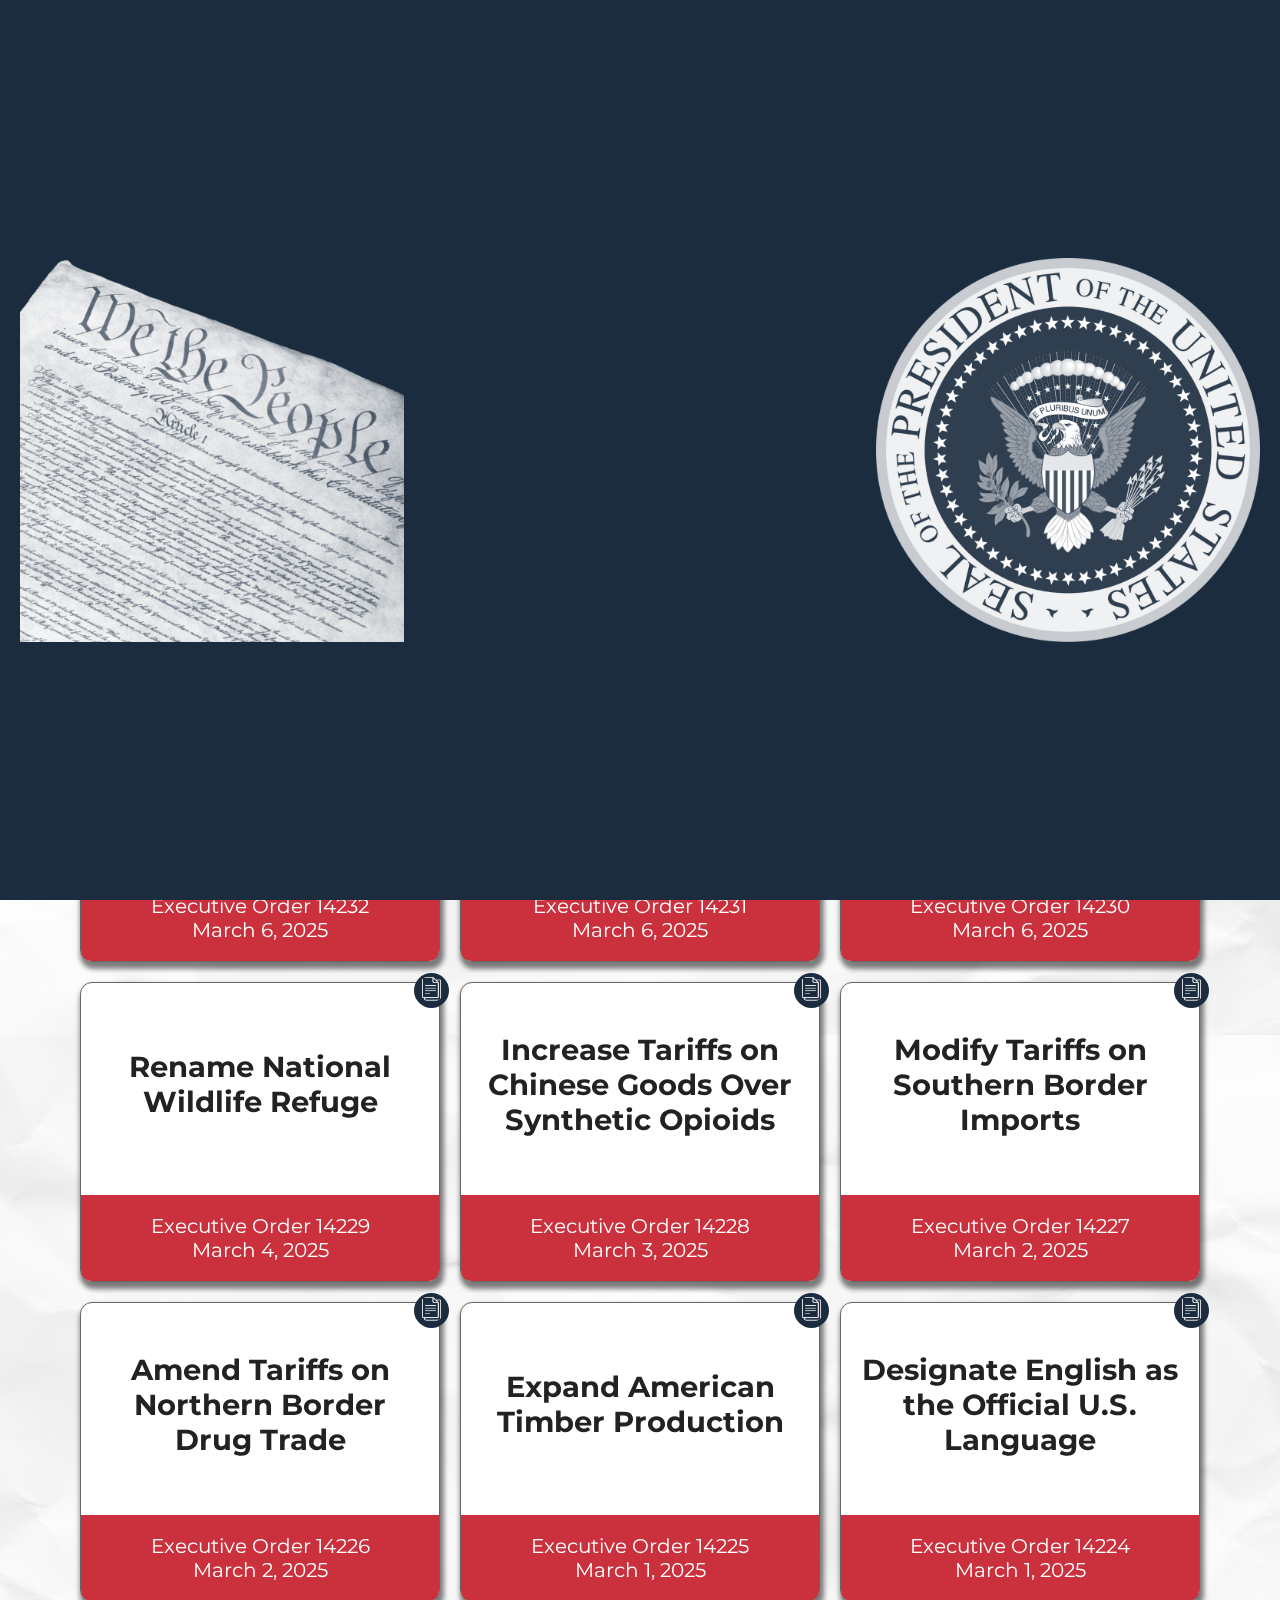
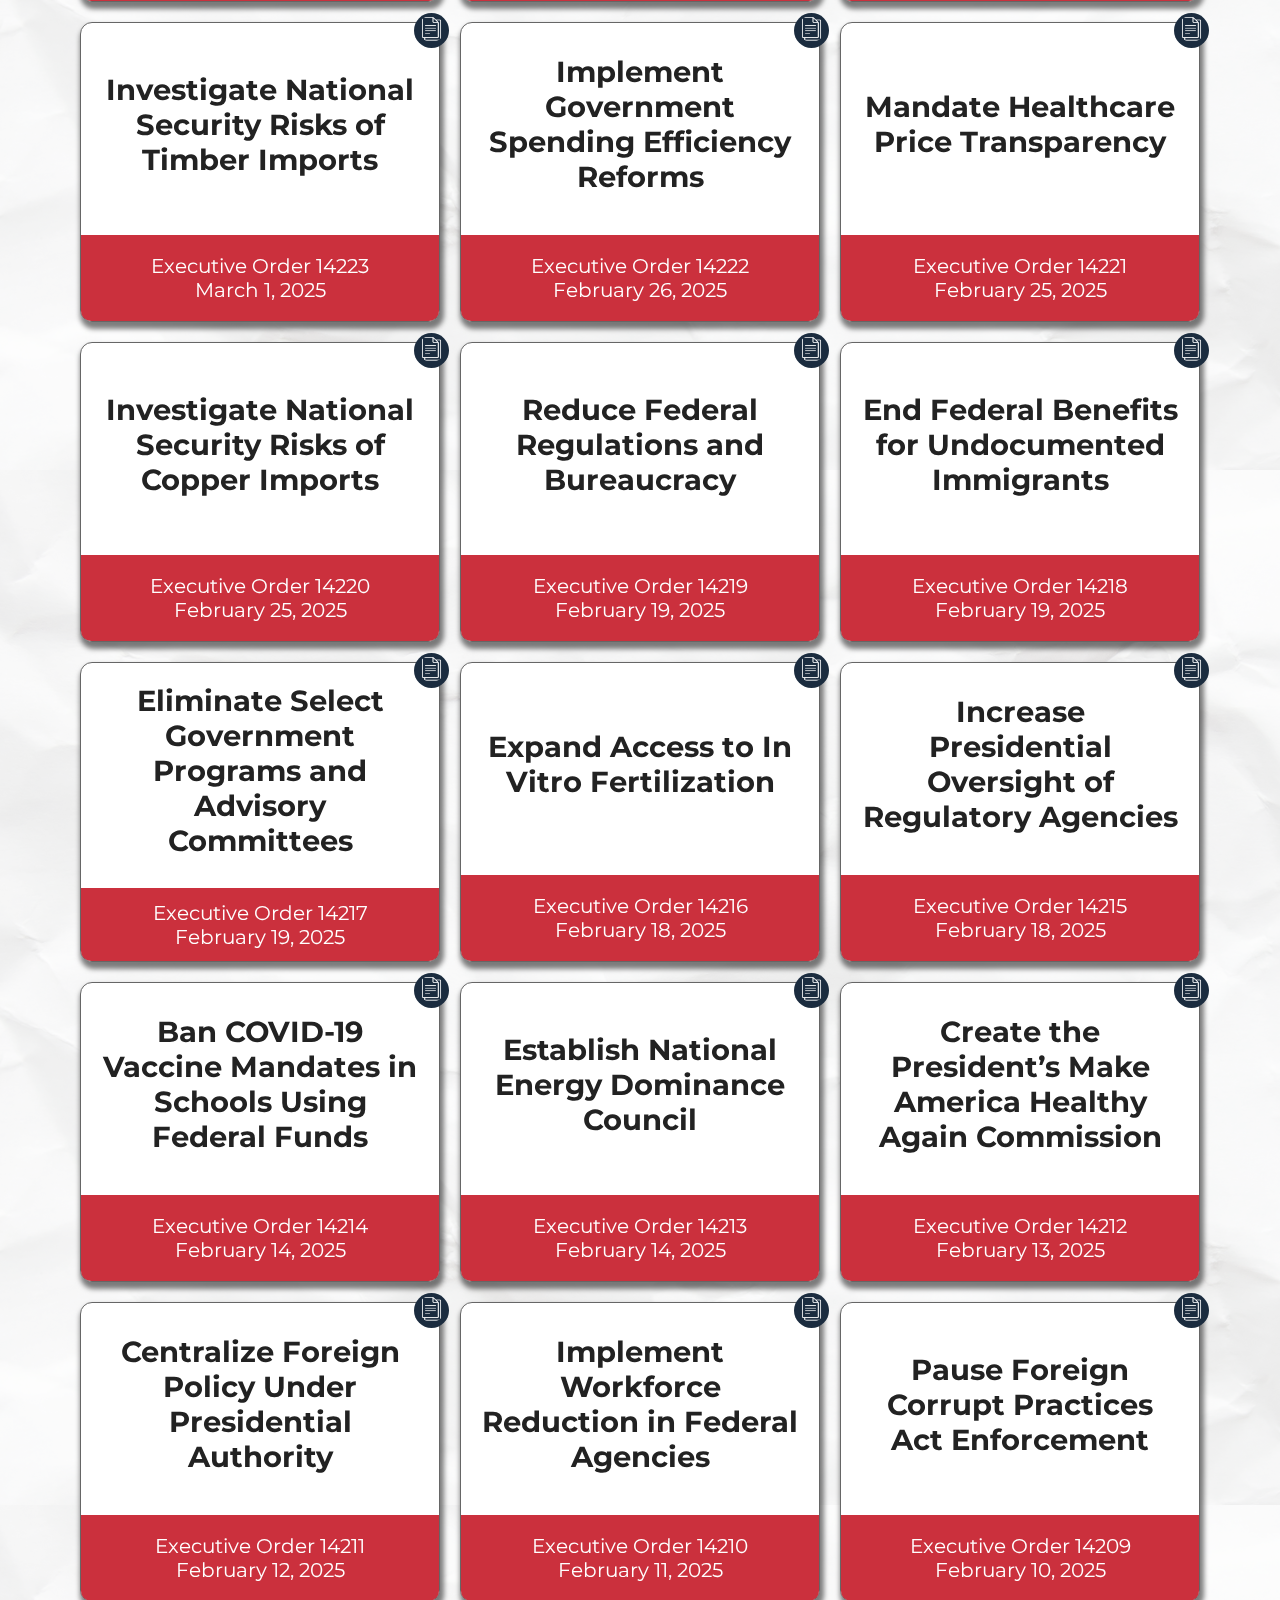
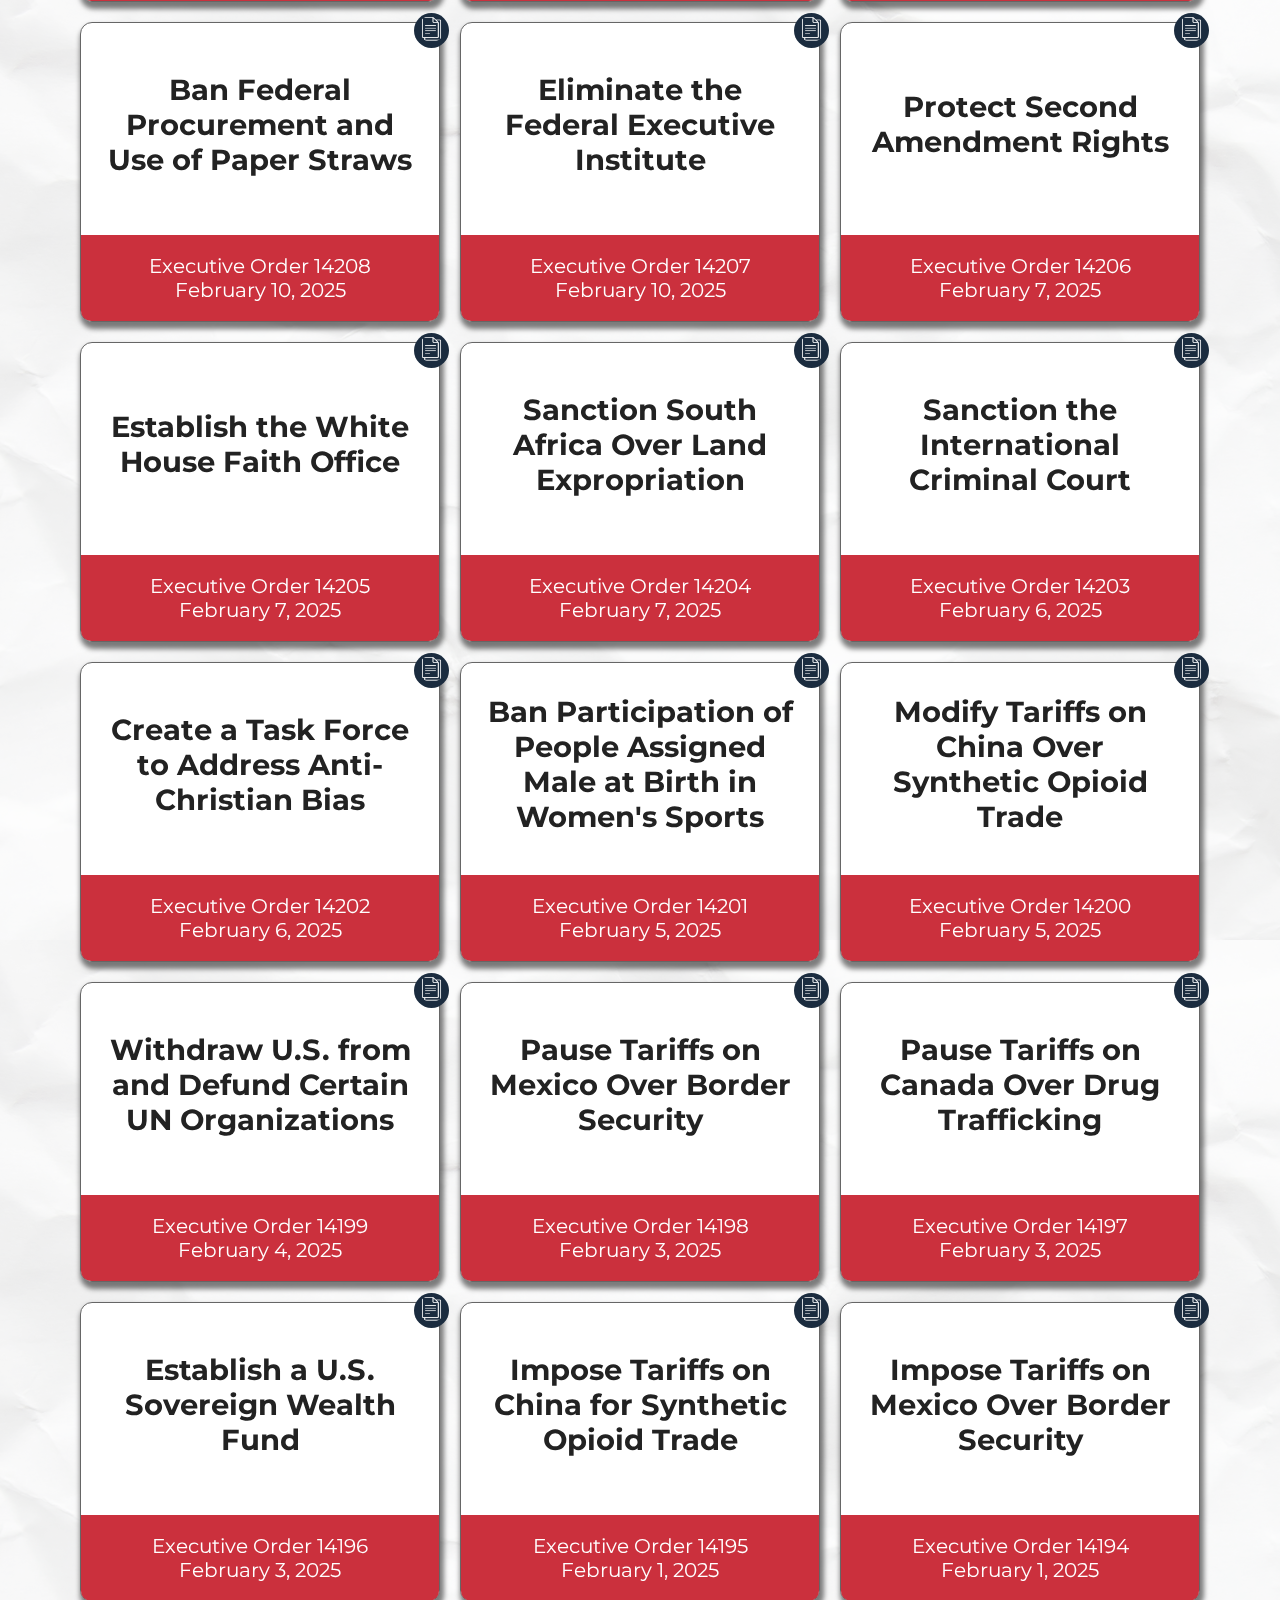
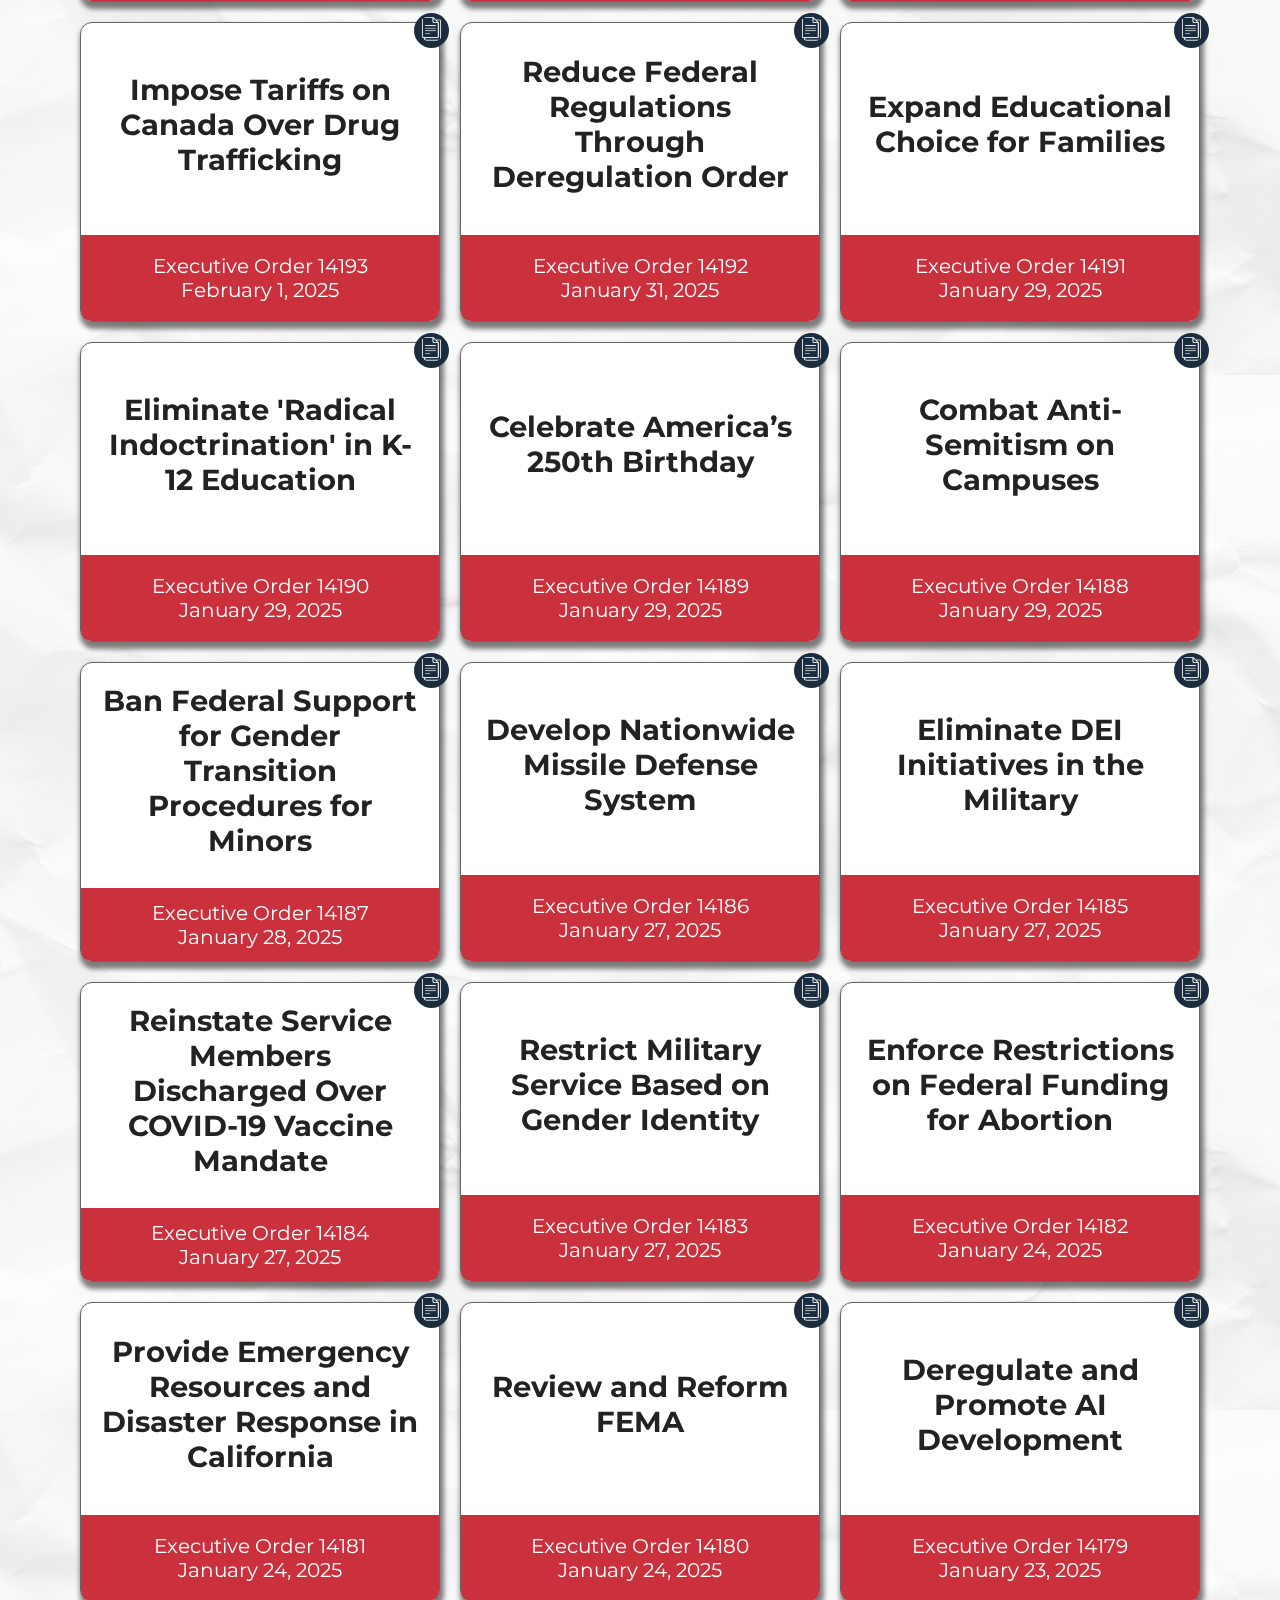
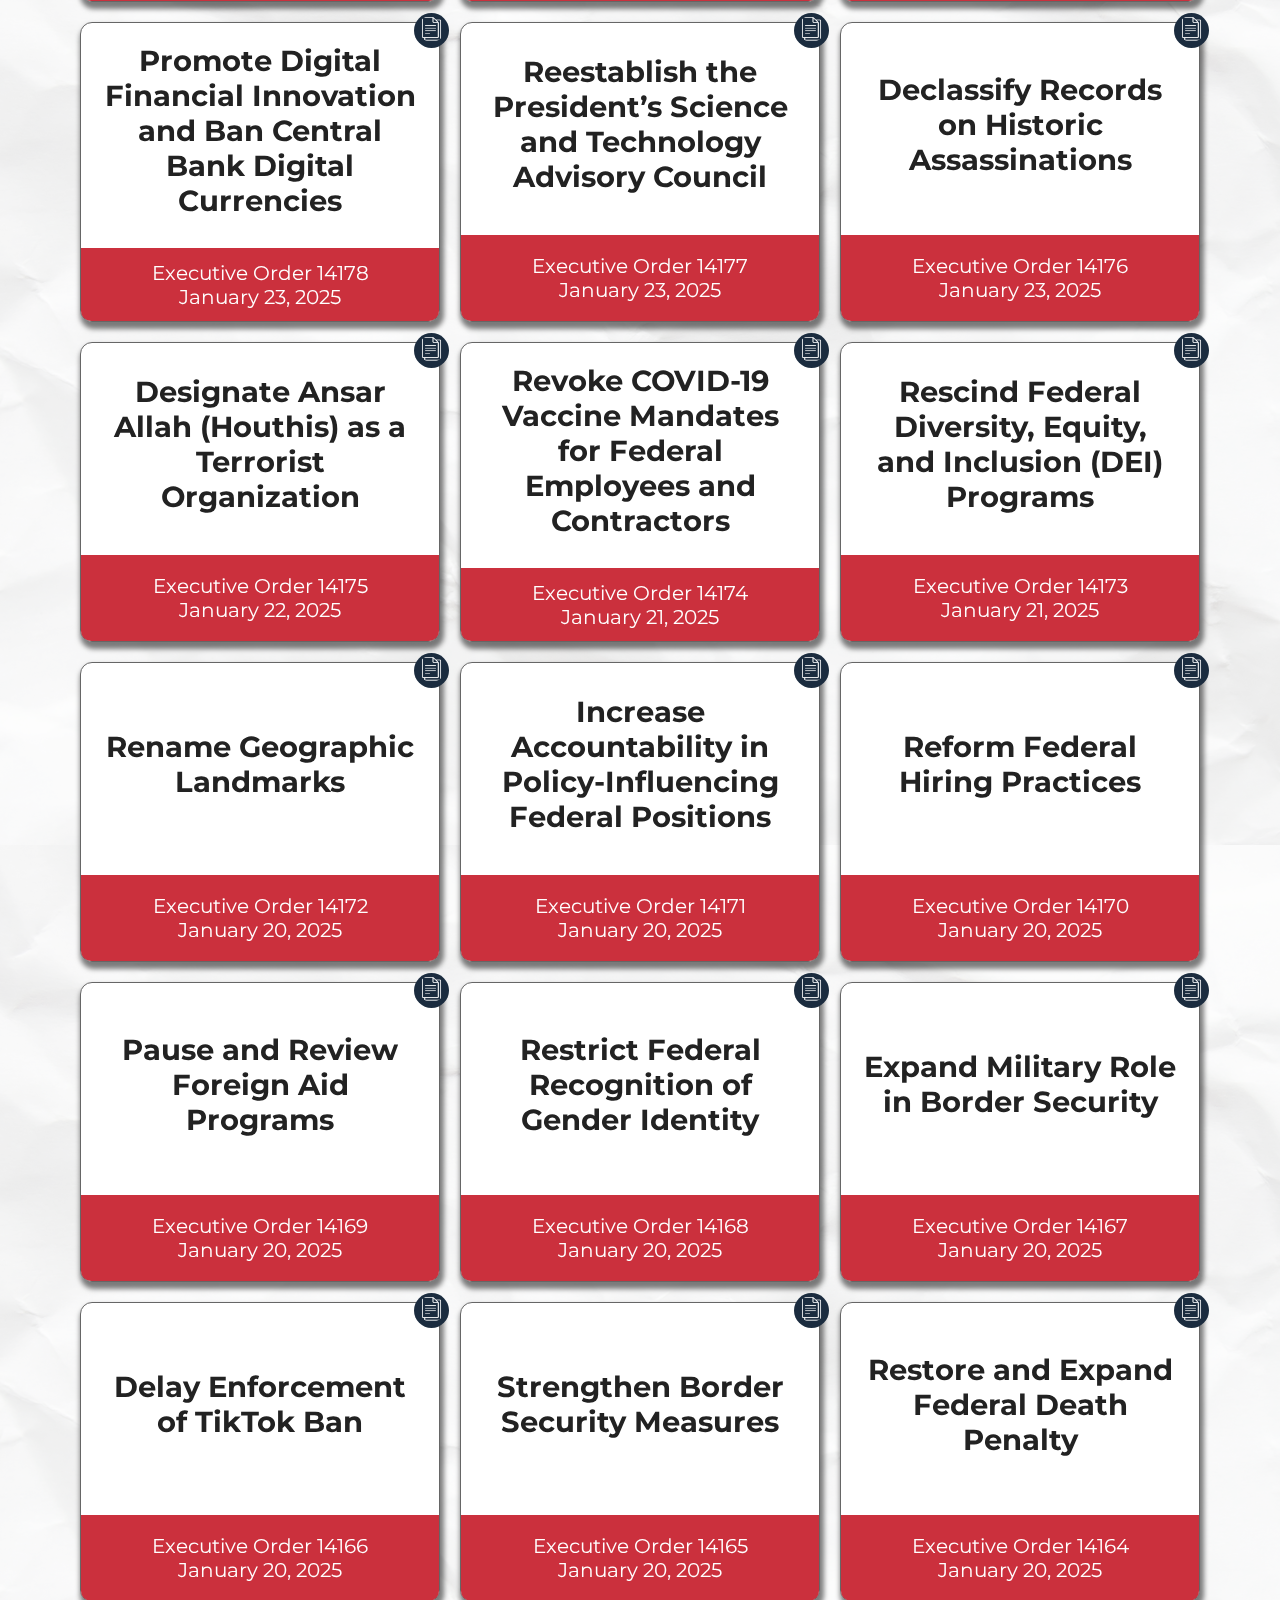
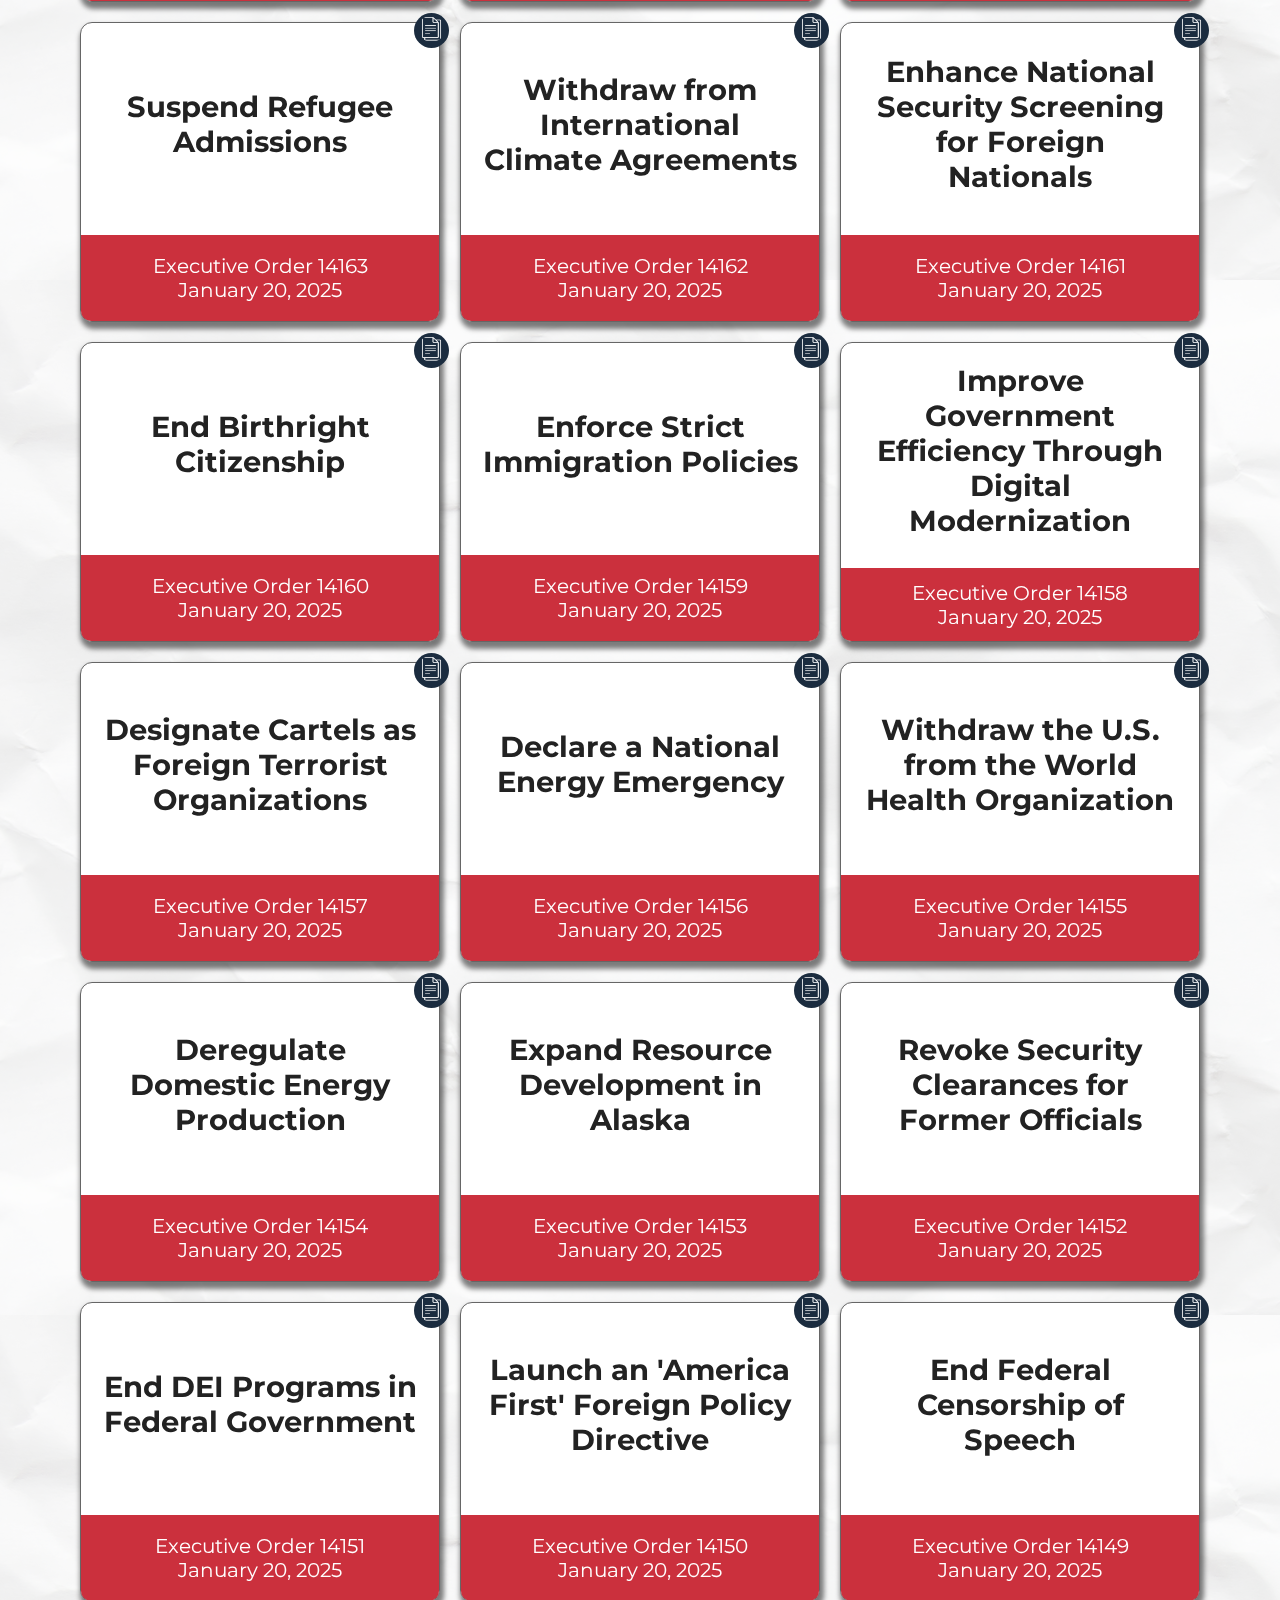
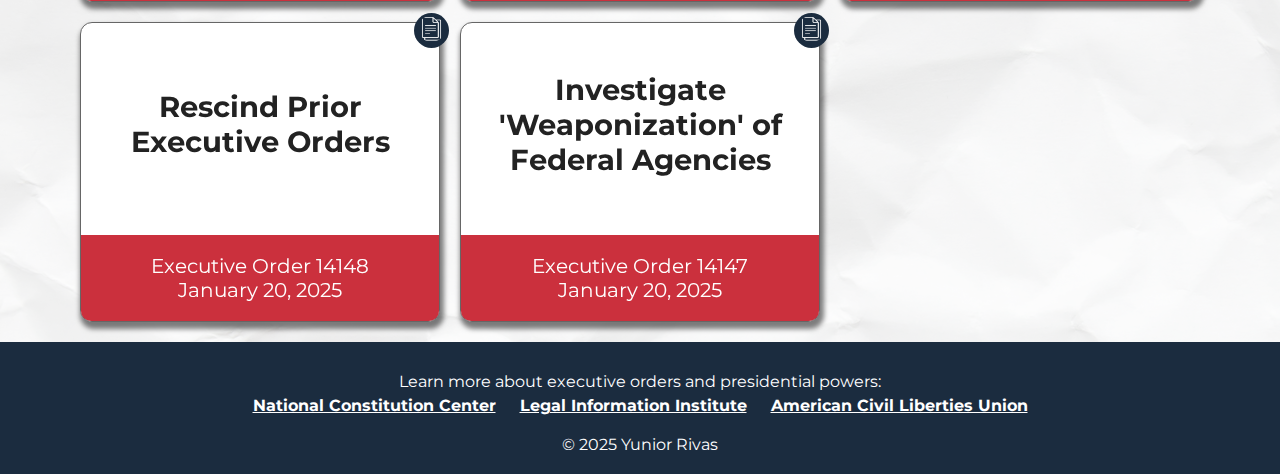
<file: index.html>
<!DOCTYPE html>
<html lang="en">
<head>
  <meta charset="UTF-8">
  <meta name="viewport" content="width=device-width, initial-scale=1.0">
  <title>Legality of EOs</title>
  <link rel="preconnect" href="https://fonts.googleapis.com">
  <link rel="preconnect" href="https://fonts.gstatic.com" crossorigin>
  <link href="https://fonts.googleapis.com/css2?family=Montserrat:wght@600;700&display=swap" rel="stylesheet">
  <link rel="stylesheet" href="styles.css">
</head>

<body>



<header>
  <div class="header-left">
    <img src="left-image.png" alt="Left side logo">
  </div>
  <div class="header-center">
    <h1>Can He Do That?</h1>
    <p>Since taking office in January 2025, the President has signed a series of executive orders that could impact nationwide policy and individual rights. Some orders appear to be within the President's authority, while others face significant legal challenges. Explore these executive orders and their likely standing based on current legal expert consensus.</p>
  <input type="text" id="searchBar" placeholder="Search executive orders..." oninput="searchOrders()">
  </div>
  <div class="header-right">
    <img src="right-image.png" alt="Right side logo">
  </div>
  <div id="animation-overlay">
  <div class="fighters">
    <div class="fighter-container">
      <img id="fighter1" src="left-image.png" alt="Fighter 1">
    </div>
    <div class="fighter-container">
      <img id="fighter2" src="right-image.png" alt="Fighter 2">
    </div>
  </div>
  <div id="explosion"></div>
</div>
</header>

  <div id="google_translate_element"></div>
  <script type="text/javascript">
    function googleTranslateElementInit() {
      new google.translate.TranslateElement({
        pageLanguage: 'en',
        includedLanguages: 'en,es',
        layout: google.translate.TranslateElement.InlineLayout.SIMPLE
      }, 'google_translate_element');
    }
  </script>
  <script type="text/javascript" src="//translate.google.com/translate_a/element.js?cb=googleTranslateElementInit"></script>

<div class="instructions">
  <p>
    Click on a card to see it's likely standing, legal analysis, and constitutional issues it invokes.
    Click on the corner paper icon for more information on each executive order. 
  </p>
</div>

  <!-- Executive Orders Grid -->
  <div class="grid" id="ordersGrid">
    <!-- Executive Order Cards Will Be Inserted Here Dynamically -->
  </div>
<footer>
  <div class="footer-band">
    <p>Learn more about executive orders and presidential powers:</p>
    <ul class="footer-links">
      <li><a href="https://constitutioncenter.org/" target="_blank">National Constitution Center</a></li>
      <li><a href="https://www.law.cornell.edu/" target="_blank">Legal Information Institute</a></li>
      <li><a href="https://www.aclu.org/" target="_blank">American Civil Liberties Union</a></li>
    </ul>
  </div>
  <p>© 2025 Yunior Rivas</p>
</footer>
  <script src="script.js"></script>
</body>

</html>
</file>
<file: styles.css>
/* Global Reset & Box Sizing */
*, *::before, *::after {
  box-sizing: border-box;
  margin: 0;
  padding: 0;
}

/* General Styling */
body {
  font-family: 'Montserrat', sans-serif;
  background-color: #fff; /* Off-white background */
  background: url('texture.png') repeat;
  color: #333;
  text-align: center;
}

/* Header */
header {
  display: flex;
  align-items: center;
  justify-content: space-between;
  background: #1b2c3f;  /* White header */
  color: #333;
  padding: 10px 0px 0px 0px;
  box-shadow: 0 2px 8px rgba(0, 0, 0, 0.1);
  position: relative;
}

.header-left img,
.header-right img {
  height: 250px;   /* or width: 60px; or any dimension you prefer */
  object-fit: contain;
}

.header-center {
  flex: 1;        /* Allows the center to expand while left/right keep their size */
  text-align: center;
}

header h1 {
  font-size: 3.5em;
  font-weight: 700;
  margin-bottom: 10px;
  color: #fff;
}

header p {
  max-width: 800px;
  margin: 0 auto 10px auto;
  text-align: center;
  font-size: 1rem;
  color: #fff;
}

/* Search and Filter Inputs */
input, select {
  margin: 10px;
  padding: 12px;
  width: 80%;
  max-width: 400px;
  font-size: 1em;
  border-radius: 8px;
  border: none;
  box-shadow: inset 2px 2px 4px rgba(0, 0, 0, 0.15);
  outline: none;
  background-color: #fff;
  color: #333;
}

.instructions {
  max-width: 750px;
  margin: 10px auto;
  text-align: center;
  font-size: 1em;
  color: #333;
}

.instructions a {
  color: #3b82ff;
  text-decoration: none;
  font-weight: bold;
}

/* Grid Layout: 3 Cards per Row */
.grid {
  display: grid;
  grid-template-columns: repeat(3, 1fr);
  gap: 20px;
  padding: 20px 40px;
  max-width: 1200px;
  margin: 0 auto;
}

/* Card Container + Flip Effect */
.card {
  position: relative;
  perspective: 1000px;
  perspective-origin: center center;
  border-radius: 12px;
  cursor: pointer;
  transition: transform 0.4s;
  height: 300px; /* Fixed height for consistent flipping */
}

.card:hover {
  transform: translateY(-3px);
}

.card-inner {
  width: 100%;
  height: 100%;
  transition: transform 0.6s;
  transform-origin: center center;
  transform-style: preserve-3d;
  position: relative;
}

.card.flipped .card-inner {
  transform: rotateY(180deg);
}

/* Card Faces */
.card-front, .card-back {
  position: absolute;
  top: 0; left: 0;
  width: 100%;
  height: 100%;
  backface-visibility: hidden;
  border-radius: 12px;
  border: 1px solid #666;
  box-shadow: 2px 5px 5px 2px rgba(0, 0, 0, 0.5);
  background: #fff; /* White card background */
  color: #333;
  display: flex;
  flex-direction: column;
  align-items: center;
  justify-content: center;
}

.card-back {
  transform: rotateY(180deg);
  border-radius: 12px;
  overflow: hidden;
}

/* Inner Content Wrapper */
/* --- FRONT SIDE --- */

/* Card content wrapper now uses flex to split into main and footer */
.card-content {
  padding: 0; /* No direct padding on the outer container */
  width: 100%;
  height: 100%;
  display: flex;
  flex-direction: column;
  justify-content: space-between;
  box-sizing: border-box;
}

/* The top 2/3 area: centered text */
.card-main {
  flex: 2;
  display: flex;
  flex-direction: column;
  align-items: center;
  justify-content: center;
  padding: 20px;
  text-align: center;
}

/* The bottom third (footer) with red background that curves with the card */
.card-footer {
  flex: 1;
  background-color: #cb303d; /* Bold red */
  color: #fff; /* White text */
  display: flex;
  flex-direction: column;
  align-items: center;
  justify-content: center;
  padding: 0px;
  font-size: 1.25rem;
  /* Curve only the bottom corners so it fits the card shape */
  border-bottom-left-radius: 10px;
  border-bottom-right-radius: 10px;
}

/* --- BACK SIDE --- */

/* Back side content split into three equal sections */
.card-back-content {
  width: 100%;
  height: 100%;
  display: flex;
  flex-direction: column;
  box-sizing: border-box;
}

/* Each back section takes equal space and centers its content */
.back-section {
  flex: 1;
  display: flex;
  align-items: center;
  justify-content: center;
  text-align: center;
  padding: 5px;
}
/* Red circle on the top-right corner of each card */
.red-circle {
  position: absolute;
  top: -10px;
  right: -10px;
  width: 35px;
  height: 35px;
  background-color: #1b2c3f;
  border-radius: 50%;
  z-index: 10;
  cursor: pointer;
}

.red-circle img {
  width: 75%;
  height: 75%;
  object-fit: cover;
  object-position: center;
  border-radius: inherit;
  transform: translateY(2.75px);
}


/* Front Side Text */
.action-name {
  font-size: 1.8rem;
  margin-bottom: 10px;
  color: #222;
}

.eo-name {
  font-size: 1.3em;
  margin: 5px 0;
  color: #555;
}

.description {
  font-size: 1em;
  margin: 5px 0;
  color: #777;
}

/* Back Side Text */
.verdict {
  display: inline-block;
  padding: 8px 14px;
  border-radius: 5px;
  font-size: 1.5rem;
  margin-bottom: 10px;
  color: #fff;
}

/* Bright Americana Accent Colors */
.verdict-yes {
  background-color: darkgreen;  /* Blue accent */
}

.verdict-no {
  background-color: darkred;  /* Red accent */
}

.verdict-maybe {
  background-color: goldenrod;  /* Yellow/orange accent */
}

.explanation-section {
  background-color: #fff;
  color: #000;
}

.verdict-section, 
.constitutional-section {
  color: #fff;
}

.constitutionalIssues {
  margin: 10px 10px; /* 10px top/bottom, 15px left/right */
  font-size: 1rem;
}

footer {
  background: #1b2c3f; /* Use a dark color to complement the page design */
  color: #fff;
  padding: 20px 0;
  text-align: center;
}

.footer-band {
  padding: 10px 0;
  margin-bottom: 10px;
}

.footer-band p {
  margin: 0;
  font-size: 1rem;
}

.footer-links {
  list-style: none;
  padding: 0;
  margin: 5px 0 0 0;
}

.footer-links li {
  display: inline;
  margin: 0 10px;
}

.footer-links a {
  color: #fff;
  text-decoration: underline;
  font-weight: bold;
}

.footer-links a:hover {
  color: #d1d1d1;
}

/* Overlay container */
#animation-overlay {
  position: fixed;
  top: 0;
  left: 0;
  width: 100vw;
  height: 100vh;
  background: #1b2c3f;
  z-index: 9999;
  display: flex;
  align-items: center;
  justify-content: center;
  flex-direction: column;
  overflow: hidden;
}

/* Container for fighters (to arrange them side-by-side) */
.fighters {
  display: flex;
  width: 100%;
  justify-content: space-between;
  padding: 0 20px;
}

/* Fighter container: no individual transform, so parent's shake applies */
.fighter-container {
  display: flex;
  align-items: center;
  justify-content: center;
}

/* Fighter images */
#fighter1, #fighter2 {
  width: 500px; 
  max-width: 30vw;
  height: auto;
  /* Apply their own entrance animations if needed */
}

/* Entrance animations for fighters */
#fighter1 {
  animation: fightLeft 2s forwards;
}

#fighter2 {
  animation: fightRight 2s forwards;
}

/* Keyframes for fighter entrance */
@keyframes fightLeft {
  0% {
    transform: translateX(-200%) scale(0.8);
    opacity: 0;
  }
  50% {
    transform: translateX(0) scale(1.2);
    opacity: 1;
  }
  100% {
    transform: translateX(30%) scale(1);
  }
}

@keyframes fightRight {
  0% {
    transform: translateX(200%) scale(0.8);
    opacity: 0;
  }
  50% {
    transform: translateX(0) scale(1.2);
    opacity: 1;
  }
  100% {
    transform: translateX(-30%) scale(1);
  }
}

/* Explosion effect */
#explosion {
  position: absolute;
  top: 50%;
  left: 50%;
  width: 0;
  height: 0;
  border-radius: 50%;
  transform: translate(-50%, -50%);
  background: radial-gradient(circle, #fff 0%, transparent 60%);
  animation: boom 0.6s 1.4s forwards ease-out;
}

/* Explosion keyframes */
@keyframes boom {
  0% {
    width: 0;
    height: 0;
    opacity: 1;
  }
  50% {
    width: 300px;
    height: 300px;
    opacity: 0.8;
  }
  100% {
    width: 500px;
    height: 500px;
    opacity: 0;
  }
}

/* Shake animation */
@keyframes shake {
  0% { transform: translate(0, 0); }
  20% { transform: translate(-5px, 2px); }
  40% { transform: translate(5px, -2px); }
  60% { transform: translate(-5px, 2px); }
  80% { transform: translate(5px, -2px); }
  100% { transform: translate(0, 0); }
}

/* Apply shake to overlay (or to each fighter-container if preferred) */
#animation-overlay.impact {
  animation: shake 0.3s;
}

@media screen and (max-width: 768px) {
  .grid {
    grid-template-columns: repeat(2, 1fr);
    padding: 20px 20px;
  }
  
  header h1 {
    font-size: 2.8em;
  }
  
  header p {
    font-size: 0.9rem;
  }
}

/* Mobile: 1 column */
@media screen and (max-width: 480px) {
  .grid {
    grid-template-columns: 1fr;
    padding: 20px 10px;
  }
  
  header {
    flex-direction: column;
    padding: 20px 0;
  }
  
  .header-left, .header-right {
    display: none; /* Hide logos if needed for space */
  }
  
  .header-center {
    width: 100%;
    padding: 0 10px;
  }
  
  input, select {
    width: 90%;
  }
  
  header h1 {
    font-size: 2.5em;
  }
  
  header p {
    font-size: 1rem;
  }
}

@media screen and (max-width: 480px) {
  footer {
    padding: 15px 10px;
    text-align: center;
  }
  .footer-band {
    padding: 10px 5px;
    font-size: 1rem;
    /* Optionally, center text and stack links vertically */
    text-align: center;
  }
  .footer-links {
    display: block;
    margin: 10px 0 0 0;
  }
  .footer-links li {
    display: block;
    margin: 5px 0;
  }
}
</file>
